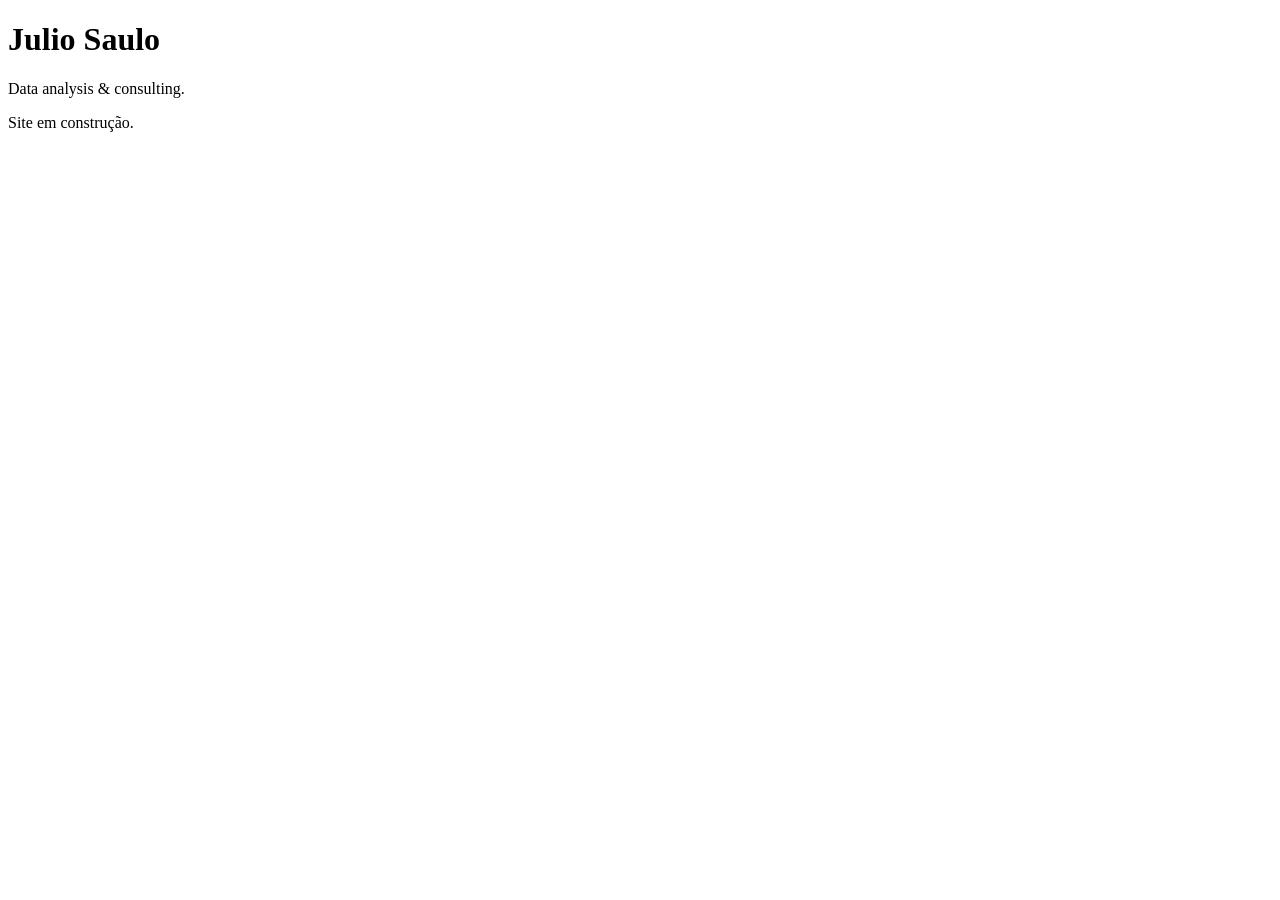
<file: Index.html>
<!DOCTYPE html>
<html lang="en">
<head>
  <meta charset="UTF-8">
  <title>Seu Nome – Data Analysis & Consulting</title>
</head>
<body>
  <h1>Julio Saulo</h1>
  <p>Data analysis & consulting.</p>
  <p>Site em construção.</p>
</body>
</html>
</file>
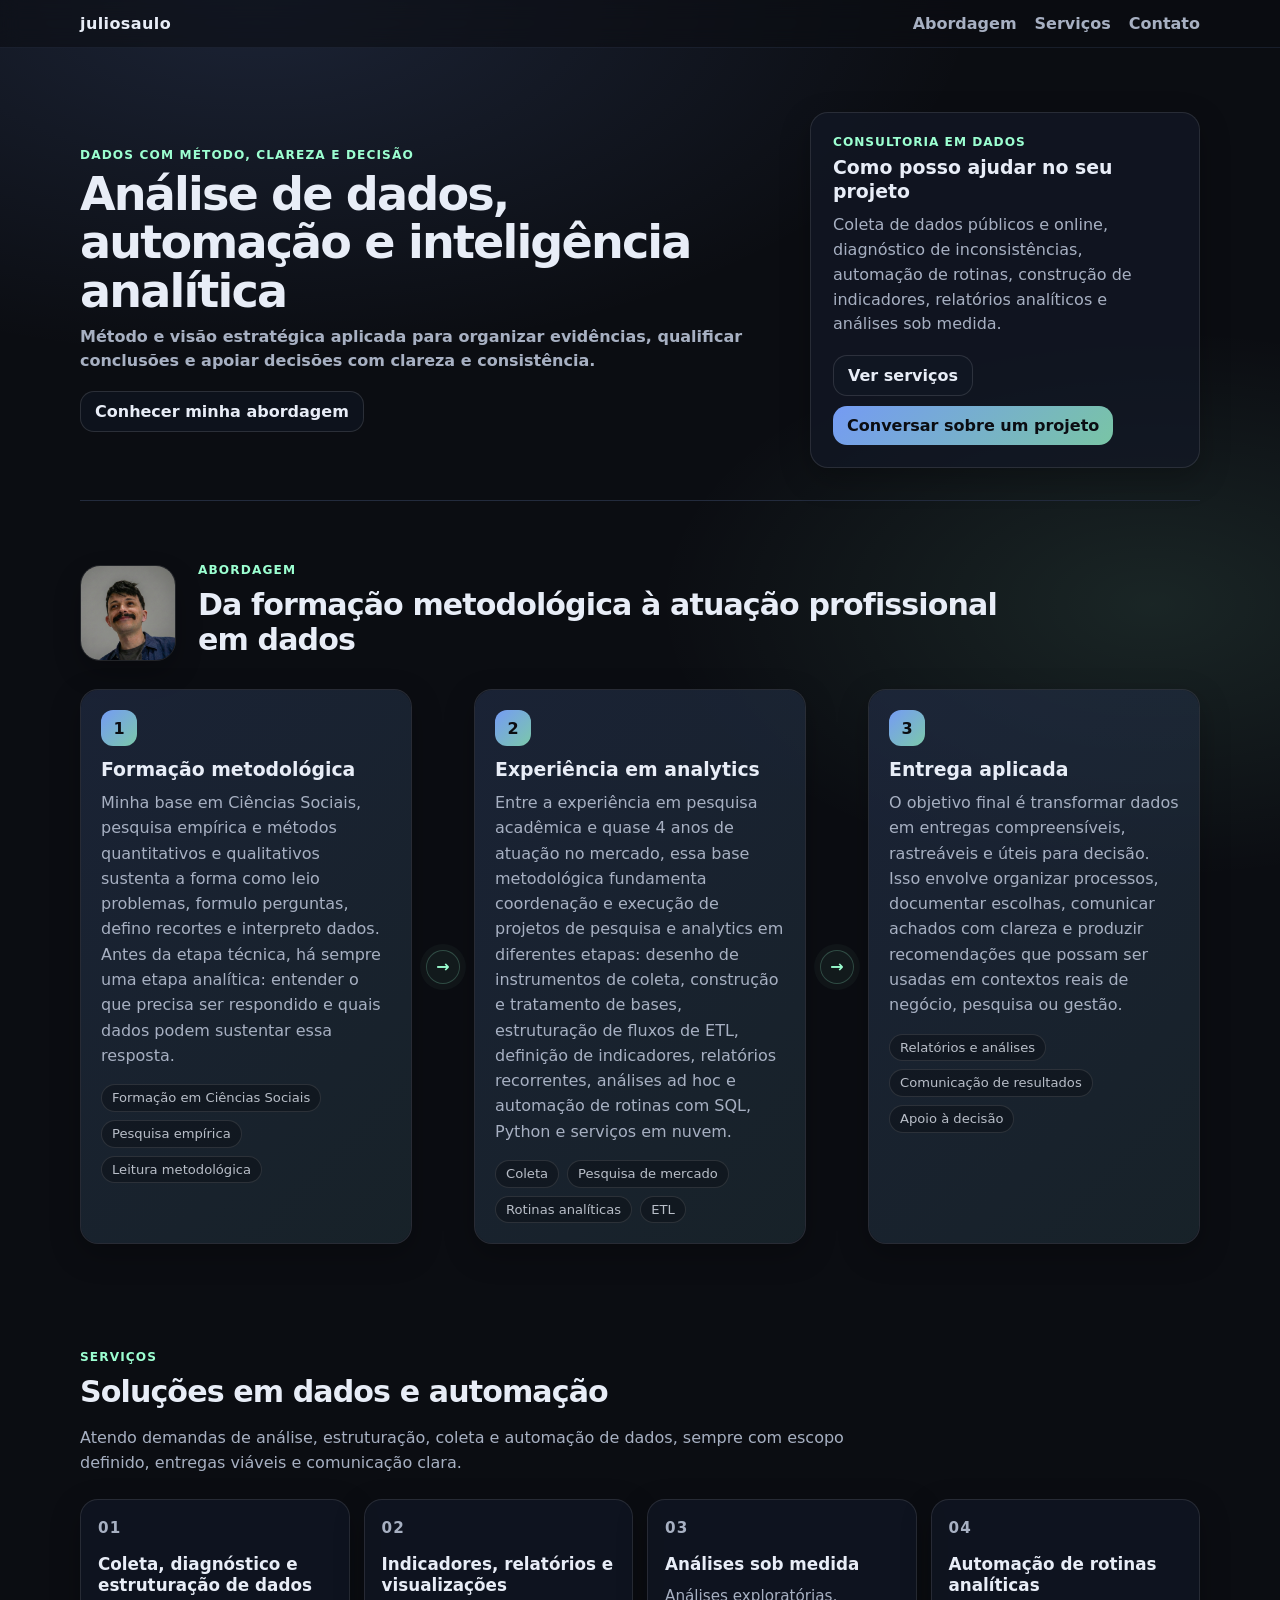
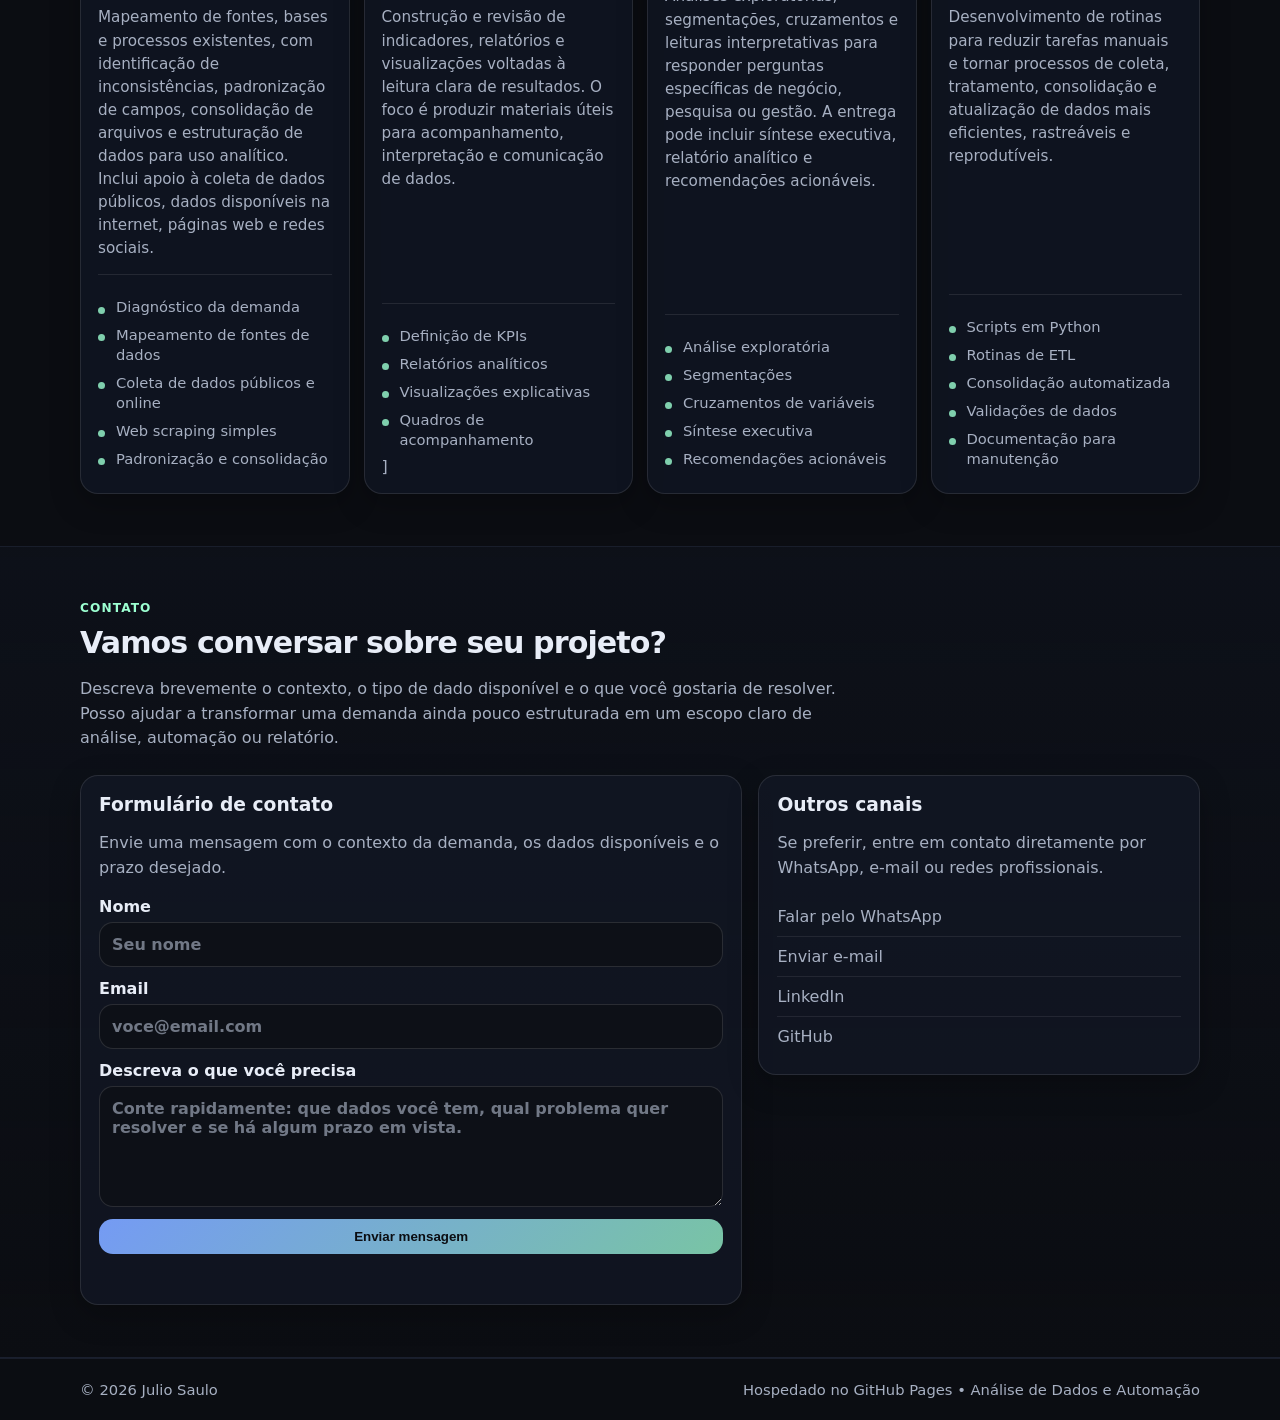
<file: index.html>
<!DOCTYPE html>
<html lang="pt-br" id="top">
<head>
  <meta charset="UTF-8" />
  <meta name="viewport" content="width=device-width, initial-scale=1.0" />

  <title>Julio Saulo | Análise de Dados, Automação e Inteligência Analítica</title>
  <meta name="description" content="Consultoria em análise de dados, automação de rotinas analíticas, indicadores, relatórios e coleta/estruturação de dados públicos e online." />

  <link rel="stylesheet" href="css/styles.css" />
</head>

<body>
  <header class="site-header">
    <div class="container nav">
      <a class="brand" href="#top" aria-label="Voltar ao topo">juliosaulo</a>

      <nav class="nav-links" aria-label="Navegação principal">
        <a href="#abordagem">Abordagem</a>
        <a href="#servicos">Serviços</a>
        <a href="#contato">Contato</a>
      </nav>

      <button class="nav-toggle" aria-label="Abrir menu" aria-expanded="false">
        ☰
      </button>
    </div>
  </header>

  <main>
    <!-- HERO -->
    <section class="hero" id="topo-hero">
      <div class="container">
        <div class="hero-main-grid">
          <div class="hero-intro">
            <p class="eyebrow">Dados com método, clareza e decisão</p>

            <h1>Análise de dados, automação e inteligência analítica</h1>

            <p class="subtitle">
              Método e visão estratégica aplicada para organizar evidências, qualificar conclusões e apoiar decisões com clareza e consistência.
            </p>

            <div class="hero-links">
              <a class="btn" href="#abordagem">Conhecer minha abordagem</a>
            </div>
          </div>

          <aside class="hero-offer" aria-label="Resumo da oferta de consultoria">
            <p class="offer-kicker">Consultoria em dados</p>

            <h2 class="offer-title">Como posso ajudar no seu projeto</h2>

            <p class="offer-text muted">
              Coleta de dados públicos e online, diagnóstico de inconsistências, automação de rotinas, construção de indicadores, relatórios analíticos e análises sob medida.
            </p>

            <div class="offer-actions">
              <a class="btn" href="#servicos">Ver serviços</a>
              <a class="btn primary" href="#contato">Conversar sobre um projeto</a>
            </div>
          </aside>
        </div>
      </div>
    </section>

    <!-- ABORDAGEM -->
    <section class="section" id="abordagem">
      <div class="container">
        <div class="section-head section-head--with-photo">
          <div class="section-photo">
            <img src="assets/img/profile.jpg" alt="Foto de Julio Saulo" />
          </div>

          <div class="section-head-content">
            <p class="eyebrow">Abordagem</p>
            <h2>Da formação metodológica à atuação profissional em dados</h2>
          </div>
        </div>

        <div class="approach-grid">
          <article class="approach-card">
            <div class="approach-number" aria-hidden="true">1</div>
            <h3>Formação metodológica</h3>
            <p>
              Minha base em Ciências Sociais, pesquisa empírica e métodos quantitativos e qualitativos sustenta a forma como leio problemas, formulo perguntas, defino recortes e interpreto dados. Antes da etapa técnica, há sempre uma etapa analítica: entender o que precisa ser respondido e quais dados podem sustentar essa resposta.
            </p>
            <div class="tags approach-tags">
              <span class="tag">Formação em Ciências Sociais</span>
              <span class="tag">Pesquisa empírica</span>
              <span class="tag">Leitura metodológica</span>
            </div>
          </article>

          <div class="approach-connector" aria-hidden="true">→</div>

          <article class="approach-card">
            <div class="approach-number" aria-hidden="true">2</div>
            <h3>Experiência em analytics</h3>
            <p>
              Entre a experiência em pesquisa acadêmica e quase 4 anos de atuação no mercado, essa base metodológica fundamenta coordenação e execução de projetos de pesquisa e analytics em diferentes etapas: desenho de instrumentos de coleta, construção e tratamento de bases, estruturação de fluxos de ETL, definição de indicadores, relatórios recorrentes, análises ad hoc e automação de rotinas com SQL, Python e serviços em nuvem.
            </p>
            <div class="tags approach-tags">
              <span class="tag">Coleta</span>
              <span class="tag">Pesquisa de mercado</span>
              <span class="tag">Rotinas analíticas</span>
              <span class="tag">ETL</span>
            </div>
          </article>

          <div class="approach-connector" aria-hidden="true">→</div>

          <article class="approach-card">
            <div class="approach-number" aria-hidden="true">3</div>
            <h3>Entrega aplicada</h3>
            <p>
              O objetivo final é transformar dados em entregas compreensíveis, rastreáveis e úteis para decisão. Isso envolve organizar processos, documentar escolhas, comunicar achados com clareza e produzir recomendações que possam ser usadas em contextos reais de negócio, pesquisa ou gestão.
            </p>
            <div class="tags approach-tags">
              <span class="tag">Relatórios e análises</span>
              <span class="tag">Comunicação de resultados</span>
              <span class="tag">Apoio à decisão</span>
            </div>
          </article>
        </div>
      </div>
    </section>

    <!-- SERVIÇOS -->
    <section class="section" id="servicos">
      <div class="container">
        <div class="section-head">
          <p class="eyebrow">Serviços</p>
          <h2>Soluções em dados e automação</h2>
          <p class="muted">
            Atendo demandas de análise, estruturação, coleta e automação de dados, sempre com escopo definido, entregas viáveis e comunicação clara.
          </p>
        </div>

        <div class="services-grid services-grid--four">
          <article class="service-card">
            <p class="service-kicker">01</p>
            <h3>Coleta, diagnóstico e estruturação de dados</h3>
            <p>
              Mapeamento de fontes, bases e processos existentes, com identificação de inconsistências, padronização de campos, consolidação de arquivos e estruturação de dados para uso analítico. Inclui apoio à coleta de dados públicos, dados disponíveis na internet, páginas web e redes sociais.
            </p>
            <ul class="service-list">
              <li>Diagnóstico da demanda</li>
              <li>Mapeamento de fontes de dados</li>
              <li>Coleta de dados públicos e online</li>
              <li>Web scraping simples</li>
              <li>Padronização e consolidação</li>
            </ul>
          </article>

          <article class="service-card">
            <p class="service-kicker">02</p>
            <h3>Indicadores, relatórios e visualizações</h3>
            <p>
              Construção e revisão de indicadores, relatórios e visualizações voltadas à leitura clara de resultados. O foco é produzir materiais úteis para acompanhamento, interpretação e comunicação de dados.
            </p>
            <ul class="service-list">
              <li>Definição de KPIs</li>
              <li>Relatórios analíticos</li>
              <li>Visualizações explicativas</li>
              <li>Quadros de acompanhamento</li>
]            </ul>
          </article>

          <article class="service-card">
            <p class="service-kicker">03</p>
            <h3>Análises sob medida</h3>
            <p>
              Análises exploratórias, segmentações, cruzamentos e leituras interpretativas para responder perguntas específicas de negócio, pesquisa ou gestão. A entrega pode incluir síntese executiva, relatório analítico e recomendações acionáveis.
            </p>
            <ul class="service-list">
              <li>Análise exploratória</li>
              <li>Segmentações</li>
              <li>Cruzamentos de variáveis</li>
              <li>Síntese executiva</li>
              <li>Recomendações acionáveis</li>
            </ul>
          </article>

          <article class="service-card">
            <p class="service-kicker">04</p>
            <h3>Automação de rotinas analíticas</h3>
            <p>
              Desenvolvimento de rotinas para reduzir tarefas manuais e tornar processos de coleta, tratamento, consolidação e atualização de dados mais eficientes, rastreáveis e reprodutíveis.
            </p>
            <ul class="service-list">
              <li>Scripts em Python</li>
              <li>Rotinas de ETL</li>
              <li>Consolidação automatizada</li>
              <li>Validações de dados</li>
              <li>Documentação para manutenção</li>
            </ul>
          </article>
        </div>
      </div>
    </section>

    <!-- CONTATO -->
    <section class="section alt" id="contato">
      <div class="container">
        <div class="section-head">
          <p class="eyebrow">Contato</p>
          <h2>Vamos conversar sobre seu projeto?</h2>
          <p class="muted">
            Descreva brevemente o contexto, o tipo de dado disponível e o que você gostaria de resolver. Posso ajudar a transformar uma demanda ainda pouco estruturada em um escopo claro de análise, automação ou relatório.
          </p>
        </div>

        <div class="lead-grid contact-grid">
          <div class="card">
            <h3>Formulário de contato</h3>
            <p class="muted">
              Envie uma mensagem com o contexto da demanda, os dados disponíveis e o prazo desejado.
            </p>

            <form id="leadForm" class="form" method="POST" action="https://formspree.io/f/xredwbkz">
              <label>
                Nome
                <input type="text" name="name" placeholder="Seu nome" required />
              </label>

              <label>
                Email
                <input type="email" name="email" placeholder="voce@email.com" required />
              </label>

              <label>
                Descreva o que você precisa
                <textarea name="message" rows="5" placeholder="Conte rapidamente: que dados você tem, qual problema quer resolver e se há algum prazo em vista." required></textarea>
              </label>

              <button class="btn primary" type="submit">Enviar mensagem</button>
              <p class="form-status" id="formStatus" aria-live="polite"></p>
            </form>
          </div>

          <aside class="card contact-card">
            <h3>Outros canais</h3>
            <p class="muted">
              Se preferir, entre em contato diretamente por WhatsApp, e-mail ou redes profissionais.
            </p>

            <ul class="links contact-links">
              <li>
                <a href="https://wa.me/5531992762751?text=Ol%C3%A1%2C%20Julio%21%20Vi%20seu%20site%20e%20queria%20conversar%20sobre%20um%20projeto." target="_blank" rel="noopener">
                  Falar pelo WhatsApp
                </a>
              </li>
              <li>
                <a href="mailto:juliosaulo@gmail.com">Enviar e-mail</a>
              </li>
              <li>
                <a href="https://www.linkedin.com/in/juliosaulo/" target="_blank" rel="noopener">
                  LinkedIn
                </a>
              </li>
              <li>
                <a href="https://github.com/juliosaulo" target="_blank" rel="noopener">
                  GitHub
                </a>
              </li>
            </ul>
          </aside>
        </div>
      </div>
    </section>
  </main>

  <footer class="site-footer">
    <div class="container footer-grid">
      <p class="muted small">© <span id="year"></span> Julio Saulo</p>
      <p class="muted small">Hospedado no GitHub Pages • Análise de Dados e Automação</p>
    </div>
  </footer>

  <script src="js/main.js"></script>
</body>
</html>
</file>
<file: css/styles.css>
:root{
  --bg: #0b0d12;
  --bg2: #0f1420;
  --card: #121826;
  --text: #e8edf7;
  --muted: #a7b0c2;
  --line: #232b3d;
  --accent: #7aa2ff;
  --accent2: #9cffd1;
  --accent3: #d7b6ff;
  --accent4: #ffd48a;

  --radius: 18px;
  --shadow: 0 10px 30px rgba(0,0,0,.25);
  --container: 1120px;
}

*{ box-sizing: border-box; }
html{ scroll-behavior: smooth; }
html, body{ overflow-x: hidden; }

body{
  margin: 0;
  font-family: ui-sans-serif, system-ui, -apple-system, Segoe UI, Roboto, Arial, "Apple Color Emoji", "Segoe UI Emoji";
  color: var(--text);
  background:
    radial-gradient(1200px 600px at 20% 0%, rgba(122,162,255,.15), transparent 60%),
    radial-gradient(900px 500px at 90% 20%, rgba(156,255,209,.10), transparent 55%),
    var(--bg);
}

img, svg, canvas{
  max-width: 100%;
  height: auto;
}

a{ color: inherit; text-decoration: none; }
a:hover{ text-decoration: underline; text-underline-offset: 3px; }

.container{
  width: min(var(--container), calc(100% - 40px));
  margin: 0 auto;
}

.muted{ color: var(--muted); }
.small{ font-size: .92rem; }

.eyebrow{
  margin: 0 0 8px;
  color: var(--accent2);
  font-size: .76rem;
  font-weight: 900;
  letter-spacing: .09em;
  text-transform: uppercase;
}

/* Header */
.site-header{
  position: sticky;
  top: 0;
  z-index: 50;
  backdrop-filter: blur(10px);
  background: rgba(11,13,18,.58);
  border-bottom: 1px solid rgba(35,43,61,.6);
}

.nav{
  position: relative;
  display: flex;
  align-items: center;
  justify-content: space-between;
  padding: 14px 0;
  gap: 16px;
}

.brand{
  font-weight: 800;
  letter-spacing: .4px;
  text-transform: lowercase;
}

.nav-links{
  display: flex;
  gap: 18px;
  align-items: center;
}

.nav-links a{
  color: var(--muted);
  font-weight: 650;
}

.nav-links a:hover{ color: var(--text); }

.nav-toggle{
  display: none;
  border: 1px solid rgba(255,255,255,.12);
  background: rgba(18,24,38,.6);
  color: var(--text);
  padding: 10px 12px;
  border-radius: 12px;
  cursor: pointer;
}

/* Buttons, chips and tags */
.btn{
  display: inline-flex;
  align-items: center;
  justify-content: center;
  gap: 8px;
  padding: 10px 14px;
  border-radius: 14px;
  border: 1px solid rgba(255,255,255,.12);
  background: rgba(18,24,38,.55);
  color: var(--text);
  font-weight: 750;
  cursor: pointer;
  text-decoration: none;
  transition: transform .16s ease, background .16s ease, border-color .16s ease;
}

.btn:hover{
  background: rgba(18,24,38,.82);
  border-color: rgba(255,255,255,.18);
  text-decoration: none;
  transform: translateY(-1px);
}

.btn.primary{
  background: linear-gradient(135deg, rgba(122,162,255,.95), rgba(156,255,209,.75));
  border: none;
  color: #0b0d12;
}

.btn.primary:hover{ filter: brightness(1.03); }

.chips,
.tags{
  display: flex;
  flex-wrap: wrap;
  gap: 8px;
}

.chip,
.tag{
  display: inline-flex;
  align-items: center;
  width: fit-content;
  border-radius: 999px;
  border: 1px solid rgba(255,255,255,.11);
  background: rgba(18,24,38,.38);
  color: var(--muted);
}

.chip{
  font-size: .9rem;
  padding: 6px 10px;
}

.tag{
  font-size: .82rem;
  padding: 5px 10px;
  background: rgba(11,13,18,.42);
  line-height: 1.2;
}

.approach-tags .tag{
  color: rgba(232,237,247,.78);
}

/* Hero */
.hero{
  padding: 64px 0 18px;
}

.hero-main-grid{
  display: grid;
  grid-template-columns: minmax(0, 1fr) 390px;
  gap: 36px;
  align-items: center;
  padding-bottom: 32px;
  border-bottom: 1px solid var(--line);
}

.hero-intro{
  min-width: 0;
  max-width: 820px;
}

h1{
  margin: 0 0 10px;
  max-width: 780px;
  font-size: clamp(2.1rem, 3.6vw, 3.28rem);
  line-height: 1.05;
  letter-spacing: -.04em;
}

.subtitle{
  margin: 0;
  max-width: 720px;
  color: var(--muted);
  font-size: clamp(1rem, 1.25vw, 1.12rem);
  font-weight: 650;
  line-height: 1.5;
}

.hero-links,
.offer-actions{
  display: flex;
  flex-wrap: wrap;
  gap: 10px;
  margin-top: 18px;
}

.hero-offer{
  width: 100%;
  justify-self: end;
  padding: 22px;
  display: flex;
  flex-direction: column;
  justify-content: center;
  background: rgba(18,24,38,.72);
  border: 1px solid rgba(255,255,255,.10);
  border-radius: var(--radius);
  box-shadow: var(--shadow);
}

.offer-kicker{
  margin: 0 0 7px;
  color: var(--accent2);
  font-weight: 900;
  letter-spacing: .08em;
  text-transform: uppercase;
  font-size: .76rem;
}

.offer-title{
  margin: 0 0 10px;
  font-size: 1.18rem;
  line-height: 1.25;
}

.offer-text{
  margin: 0;
  line-height: 1.55;
}

.hero-scroll{
  margin-top: 18px;
  display: flex;
  justify-content: center;
}

.scroll-hint{
  width: 38px;
  height: 38px;
  border-radius: 999px;
  border: 1px solid rgba(255,255,255,.12);
  display: flex;
  align-items: center;
  justify-content: center;
  color: var(--muted);
  background: rgba(18,24,38,.35);
}

.scroll-hint:hover{
  color: var(--text);
  text-decoration: none;
}

/* Sections */
.section{
  padding: 52px 0;
}

.hero + .section{
  padding-top: 42px;
}

.section.alt{
  background: linear-gradient(180deg, rgba(15,20,32,.48), rgba(11,13,18,0));
  border-top: 1px solid rgba(35,43,61,.6);
  border-bottom: 1px solid rgba(35,43,61,.6);
}

.section-head{
  max-width: 780px;
  margin-bottom: 24px;
}

.section-head--with-photo{
  display: grid;
  grid-template-columns: 96px minmax(0, 1fr);
  gap: 22px;
  align-items: center;
  max-width: 920px;
}

.section-photo{
  width: 96px;
  height: 96px;
}

.section-photo img{
  width: 96px;
  height: 96px;
  border-radius: 20px;
  object-fit: cover;
  opacity: .94;
  border: 1px solid rgba(255,255,255,.10);
  box-shadow: 0 12px 30px rgba(0,0,0,.25);
}

.section-head-content{
  min-width: 0;
}

.section-head h2{
  margin: 0 0 8px;
  font-size: clamp(1.65rem, 2.35vw, 2.2rem);
  line-height: 1.15;
  letter-spacing: -.03em;
}

.section-head p{ line-height: 1.55; }

.card{
  padding: 18px;
  background: rgba(18,24,38,.72);
  border: 1px solid rgba(255,255,255,.10);
  border-radius: var(--radius);
  box-shadow: var(--shadow);
}

.divider{
  height: 1px;
  background: rgba(255,255,255,.10);
  margin: 16px 0;
}

/* Approach */
.approach-grid{
  display: grid;
  grid-template-columns: minmax(0, 1fr) auto minmax(0, 1fr) auto minmax(0, 1fr);
  gap: 14px;
  align-items: stretch;
}

.approach-card{
  position: relative;
  min-width: 0;
  padding: 20px;
  border-radius: var(--radius);
  border: 1px solid rgba(255,255,255,.10);
  background: rgba(18,24,38,.68);
  box-shadow: var(--shadow);
}

.approach-card::before{
  content: "";
  position: absolute;
  inset: 0;
  border-radius: inherit;
  background: linear-gradient(135deg, rgba(122,162,255,.10), rgba(156,255,209,.06));
  pointer-events: none;
}

.approach-number{
  position: relative;
  width: 36px;
  height: 36px;
  margin-bottom: 12px;
  border-radius: 12px;
  display: flex;
  align-items: center;
  justify-content: center;
  color: #0b0d12;
  background: linear-gradient(135deg, rgba(122,162,255,.95), rgba(156,255,209,.75));
  font-weight: 900;
}

.approach-card h3,
.approach-card p,
.approach-card .tags{
  position: relative;
}

.approach-card h3{
  margin: 0 0 10px;
  font-size: 1.18rem;
}

.approach-card p{
  margin: 0 0 16px;
  color: var(--muted);
  line-height: 1.58;
}

.approach-connector{
  align-self: center;
  width: 34px;
  height: 34px;
  border-radius: 999px;
  display: flex;
  align-items: center;
  justify-content: center;
  color: var(--accent2);
  border: 1px solid rgba(156,255,209,.22);
  background: rgba(156,255,209,.06);
  font-weight: 900;
  box-shadow: 0 0 0 6px rgba(156,255,209,.035);
}

/* Competency matrix */
.competency-matrix{
  display: grid;
  grid-template-columns: repeat(2, minmax(0, 1fr));
  gap: 16px;
}

.matrix-card{
  position: relative;
  min-width: 0;
  display: flex;
  flex-direction: column;
  gap: 14px;
  padding: 20px;
  border-radius: 22px;
  border: 1px solid rgba(255,255,255,.10);
  background:
    linear-gradient(180deg, rgba(255,255,255,.035), rgba(255,255,255,.012)),
    rgba(18,24,38,.68);
  box-shadow: var(--shadow);
  overflow: hidden;
}

.matrix-card::before{
  content: "";
  position: absolute;
  inset: 0 auto 0 0;
  width: 4px;
  opacity: .9;
  background: var(--accent);
}

.matrix-card::after{
  content: "";
  position: absolute;
  inset: 0;
  pointer-events: none;
  opacity: .72;
  background: radial-gradient(420px 180px at 0% 0%, rgba(122,162,255,.12), transparent 60%);
}

.matrix-card > *{
  position: relative;
  z-index: 1;
}

.matrix-card-method::before{ background: var(--accent); }
.matrix-card-structure::before{ background: var(--accent2); }
.matrix-card-analytics::before{ background: var(--accent3); }
.matrix-card-cloud::before{ background: var(--accent4); }

.matrix-card-method::after{ background: radial-gradient(420px 180px at 0% 0%, rgba(122,162,255,.13), transparent 60%); }
.matrix-card-structure::after{ background: radial-gradient(420px 180px at 0% 0%, rgba(156,255,209,.11), transparent 60%); }
.matrix-card-analytics::after{ background: radial-gradient(420px 180px at 0% 0%, rgba(215,182,255,.11), transparent 60%); }
.matrix-card-cloud::after{ background: radial-gradient(420px 180px at 0% 0%, rgba(255,212,138,.10), transparent 60%); }

.matrix-card-head{
  display: flex;
  align-items: flex-start;
  justify-content: space-between;
  gap: 12px;
}

.matrix-card-head h3{
  margin: 0;
  font-size: 1.16rem;
  line-height: 1.25;
  letter-spacing: -.01em;
}

.matrix-kicker{
  order: 2;
  flex: 0 0 auto;
  margin: 0;
  padding: 6px 9px;
  border-radius: 999px;
  border: 1px solid rgba(255,255,255,.10);
  background: rgba(11,13,18,.36);
  color: var(--muted);
  font-size: .76rem;
  font-weight: 900;
  letter-spacing: .08em;
  line-height: 1;
}

.matrix-description{
  margin: 0;
  color: var(--muted);
  line-height: 1.5;
}

.matrix-block{
  display: grid;
  gap: 8px;
}

.matrix-block h4,
.matrix-results h4{
  margin: 0;
  color: rgba(232,237,247,.88);
  font-size: .78rem;
  font-weight: 900;
  letter-spacing: .08em;
  text-transform: uppercase;
}

.matrix-block p{
  margin: 0;
  color: var(--muted);
  line-height: 1.5;
  font-size: .94rem;
}

.matrix-results{
  margin-top: auto;
  padding: 14px;
  border: 1px solid rgba(255,255,255,.09);
  border-radius: 16px;
  background: rgba(11,13,18,.34);
}

.matrix-results ul{
  margin: 9px 0 0;
  padding: 0;
  list-style: none;
  display: grid;
  gap: 7px;
}

.matrix-results li{
  position: relative;
  padding-left: 18px;
  color: var(--muted);
  line-height: 1.35;
  font-size: .92rem;
}

.matrix-results li::before{
  content: "";
  position: absolute;
  left: 0;
  top: .58em;
  width: 7px;
  height: 7px;
  border-radius: 999px;
  background: rgba(156,255,209,.8);
}

.matrix-card-method .matrix-results li::before{ background: rgba(122,162,255,.88); }
.matrix-card-structure .matrix-results li::before{ background: rgba(156,255,209,.88); }
.matrix-card-analytics .matrix-results li::before{ background: rgba(215,182,255,.88); }
.matrix-card-cloud .matrix-results li::before{ background: rgba(255,212,138,.88); }

/* Services */
.services-grid{
  display: grid;
  grid-template-columns: repeat(3, 1fr);
  gap: 14px;
  margin-bottom: 0;
}

.services-grid--four{
  grid-template-columns: repeat(4, minmax(0, 1fr));
}

.service-card{
  display: flex;
  flex-direction: column;
  min-width: 0;
  background: rgba(18,24,38,.66);
  border: 1px solid rgba(255,255,255,.10);
  border-radius: var(--radius);
  padding: 17px;
  box-shadow: var(--shadow);
}

.service-kicker{
  margin: 0 0 10px;
  color: var(--accent2);
  font-weight: 900;
  font-size: .78rem;
  letter-spacing: .08em;
  text-transform: uppercase;
}

.service-card h3{
  margin: 0 0 10px;
  font-size: 1.05rem;
  line-height: 1.25;
}

.service-card p{
  margin: 0 0 14px;
  color: var(--muted);
  line-height: 1.52;
  font-size: .95rem;
}

.service-list{
  margin: auto 0 0;
  padding: 14px 0 0;
  list-style: none;
  border-top: 1px solid rgba(255,255,255,.09);
  color: var(--muted);
}

.service-list li{
  position: relative;
  margin: 8px 0;
  padding-left: 18px;
  line-height: 1.35;
  font-size: .92rem;
}

.service-list li::before{
  content: "";
  position: absolute;
  left: 0;
  top: .62em;
  width: 7px;
  height: 7px;
  border-radius: 999px;
  background: rgba(156,255,209,.8);
}

/* Contact */
.lead-grid{
  display: grid;
  grid-template-columns: minmax(0, 1.2fr) minmax(280px, .8fr);
  gap: 16px;
}

.contact-grid{
  align-items: start;
}

.card h3{
  margin: 0 0 10px;
}

.card p{
  line-height: 1.55;
}

.form{
  display: grid;
  gap: 12px;
  margin-top: 14px;
}

label{
  display: grid;
  gap: 6px;
  font-weight: 750;
}

input, textarea{
  width: 100%;
  padding: 12px 12px;
  border-radius: 14px;
  border: 1px solid rgba(255,255,255,.12);
  background: rgba(11,13,18,.55);
  color: var(--text);
  outline: none;
  font: inherit;
}

input::placeholder,
textarea::placeholder{ color: rgba(167,176,194,.65); }

input:focus,
textarea:focus{
  border-color: rgba(122,162,255,.65);
  box-shadow: 0 0 0 6px rgba(122,162,255,.12);
}

.form-status{
  margin: 0;
  min-height: 20px;
  color: var(--muted);
}

.links{
  margin: 12px 0 0;
  padding-left: 18px;
  color: var(--muted);
}

.links li{ margin: 10px 0; }
.links a:hover{ color: var(--text); }

.contact-links{
  padding-left: 0;
  list-style: none;
}

.contact-links li{
  border-bottom: 1px solid rgba(255,255,255,.08);
  padding: 10px 0;
  margin: 0;
}

.contact-links li:last-child{ border-bottom: 0; }

/* Footer */
.site-footer{
  padding: 22px 0;
  border-top: 1px solid rgba(35,43,61,.6);
}

.footer-grid{
  display: flex;
  flex-wrap: wrap;
  justify-content: space-between;
  gap: 10px;
}

.footer-grid p{ margin: 0; }

/* Responsive */
@media (max-width: 1080px){
  .hero-main-grid{
    grid-template-columns: minmax(0, 1fr) 360px;
    gap: 24px;
  }

  .services-grid--four{
    grid-template-columns: repeat(2, minmax(0, 1fr));
  }
}

@media (max-width: 960px){
  .hero-main-grid{
    grid-template-columns: 1fr;
    align-items: stretch;
  }

  .hero-intro{
    max-width: 100%;
  }

  .hero-offer{
    justify-self: stretch;
  }

  .approach-grid{
    grid-template-columns: 1fr;
  }

  .approach-connector{
    justify-self: center;
    transform: rotate(90deg);
    margin: 2px 0;
  }

  .competency-matrix{
    grid-template-columns: 1fr;
  }

  .lead-grid{
    grid-template-columns: 1fr;
  }
}

@media (max-width: 680px){
  .container{
    width: min(100% - 28px, var(--container));
  }

  .nav-toggle{
    display: inline-flex;
  }

  .nav-links{
    display: none;
  }

  .nav-links.is-open{
    display: flex;
    flex-direction: column;
    align-items: flex-start;
    gap: 12px;

    position: absolute;
    right: 0;
    top: 52px;
    z-index: 80;

    min-width: 180px;
    padding: 14px;

    border-radius: 14px;
    border: 1px solid rgba(255,255,255,.12);
    background: rgba(18,24,38,.96);
    box-shadow: 0 10px 30px rgba(0,0,0,.25);
  }

  .hero{
    padding-top: 42px;
  }

  .hero-main-grid{
    gap: 22px;
    padding-bottom: 24px;
    text-align: center;
  }

  h1{
    font-size: clamp(1.9rem, 10.5vw, 2.55rem);
    line-height: 1.06;
    overflow-wrap: anywhere;
  }

  .subtitle{
    margin: 0 auto;
  }

  .hero-links,
  .offer-actions{
    justify-content: center;
  }

  .hero-offer{
    padding: 16px;
    text-align: center;
  }

  .section-head--with-photo{
    grid-template-columns: 76px minmax(0, 1fr);
    gap: 14px;
    align-items: center;
  }

  .section-photo,
  .section-photo img{
    width: 76px;
    height: 76px;
  }

  .section-photo img{
    border-radius: 17px;
  }

  .card,
  .approach-card,
  .service-card,
  .matrix-card{
    padding: 16px;
  }

  .section{
    padding: 42px 0;
  }

  .hero + .section{
    padding-top: 34px;
  }

  .section-head{
    text-align: left;
  }

  .matrix-card-head{
    align-items: flex-start;
  }

  .matrix-card-head h3{
    font-size: 1.08rem;
  }

  .matrix-results{
    padding: 13px;
  }

  .services-grid,
  .services-grid--four{
    grid-template-columns: 1fr;
  }

  .service-card{
    text-align: left;
  }

  .footer-grid{
    justify-content: center;
    text-align: center;
  }
}

@media (max-width: 430px){
  .section-head--with-photo{
    grid-template-columns: 1fr;
    justify-items: start;
  }

  .section-photo,
  .section-photo img{
    width: 72px;
    height: 72px;
  }
}
</file>
